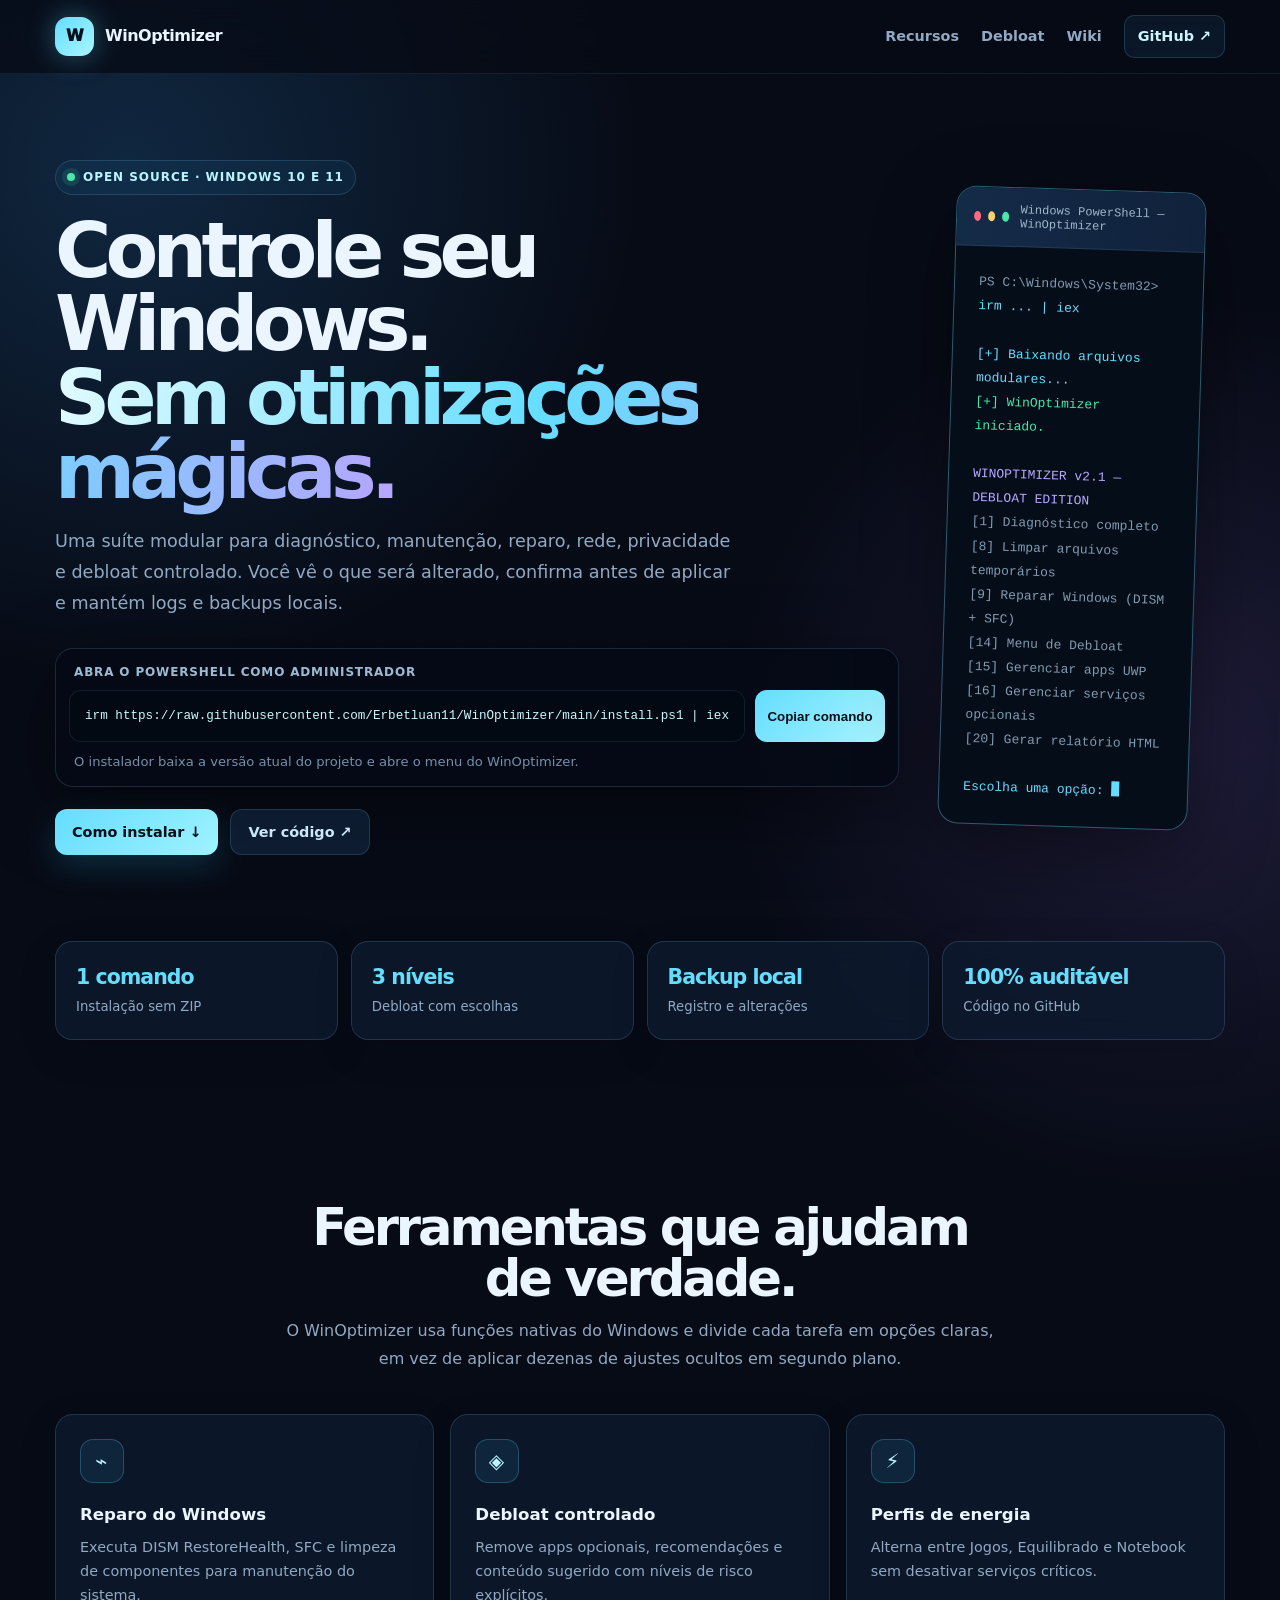
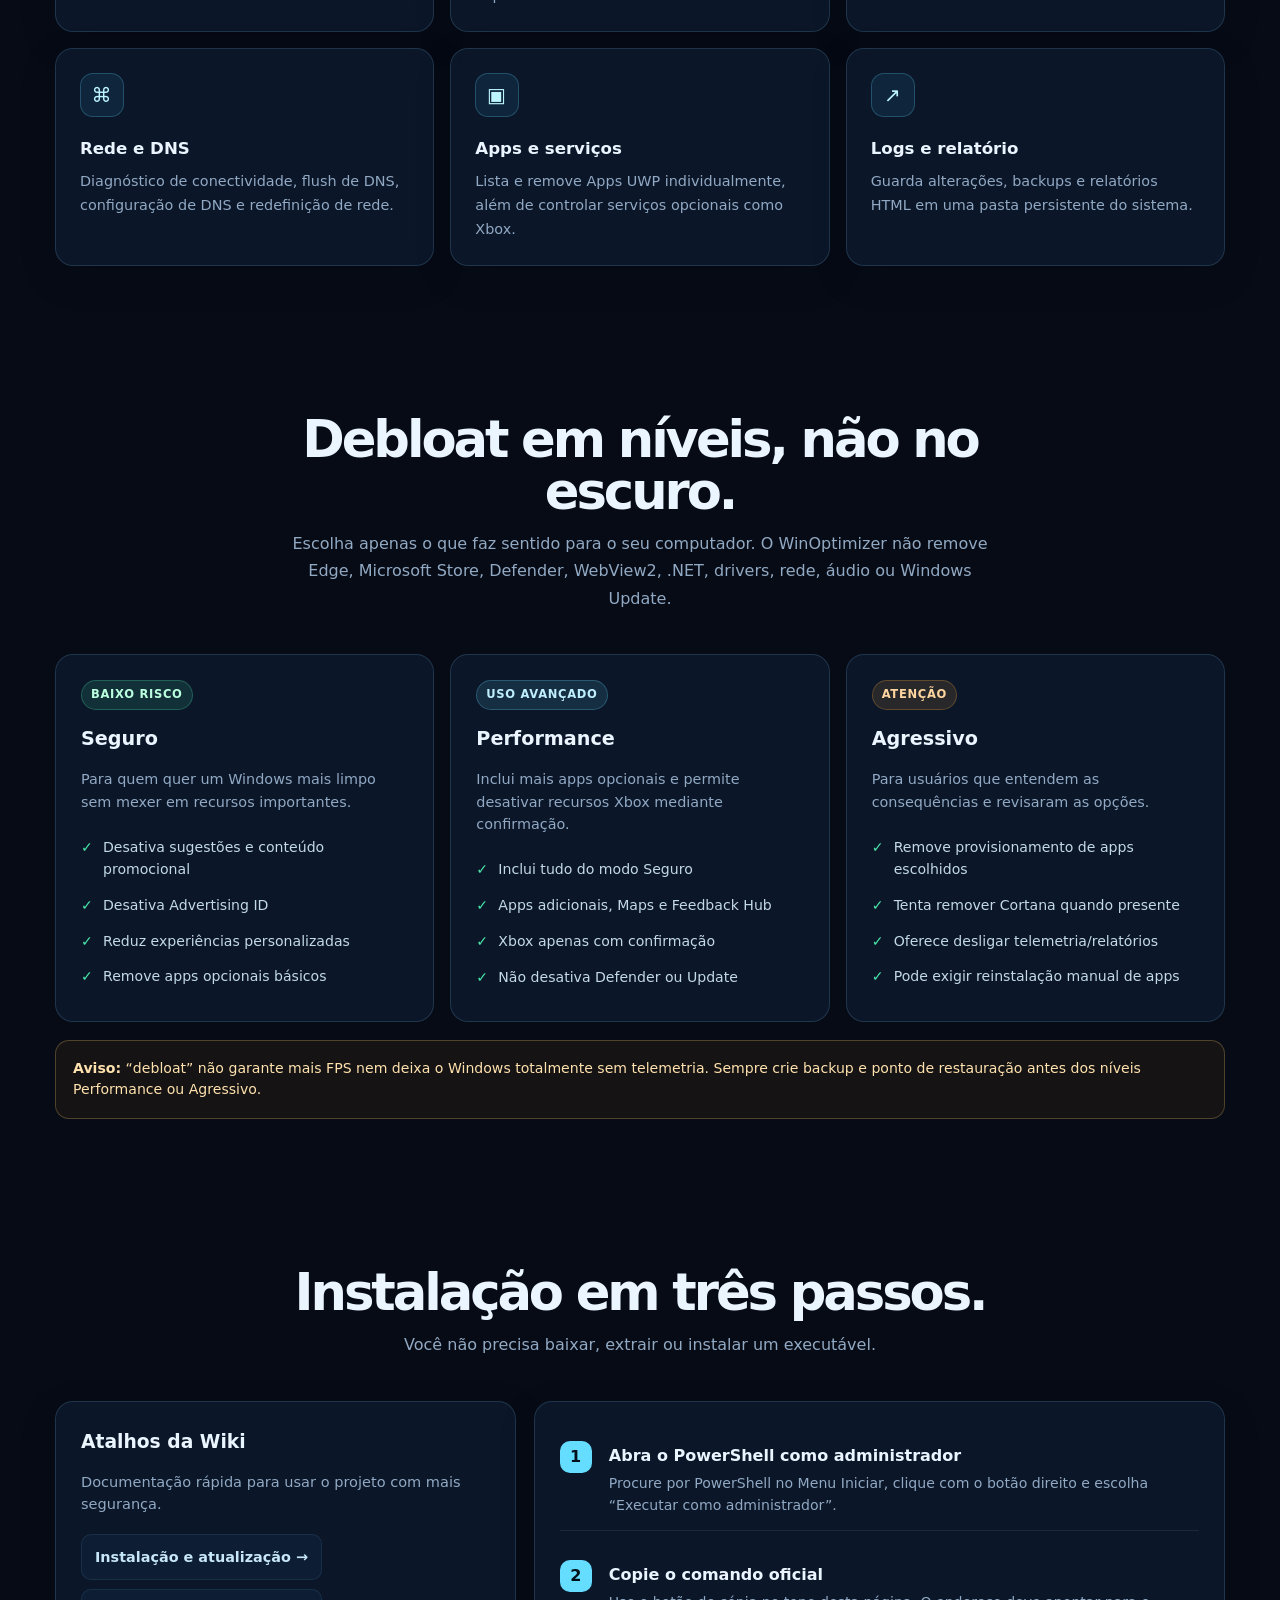
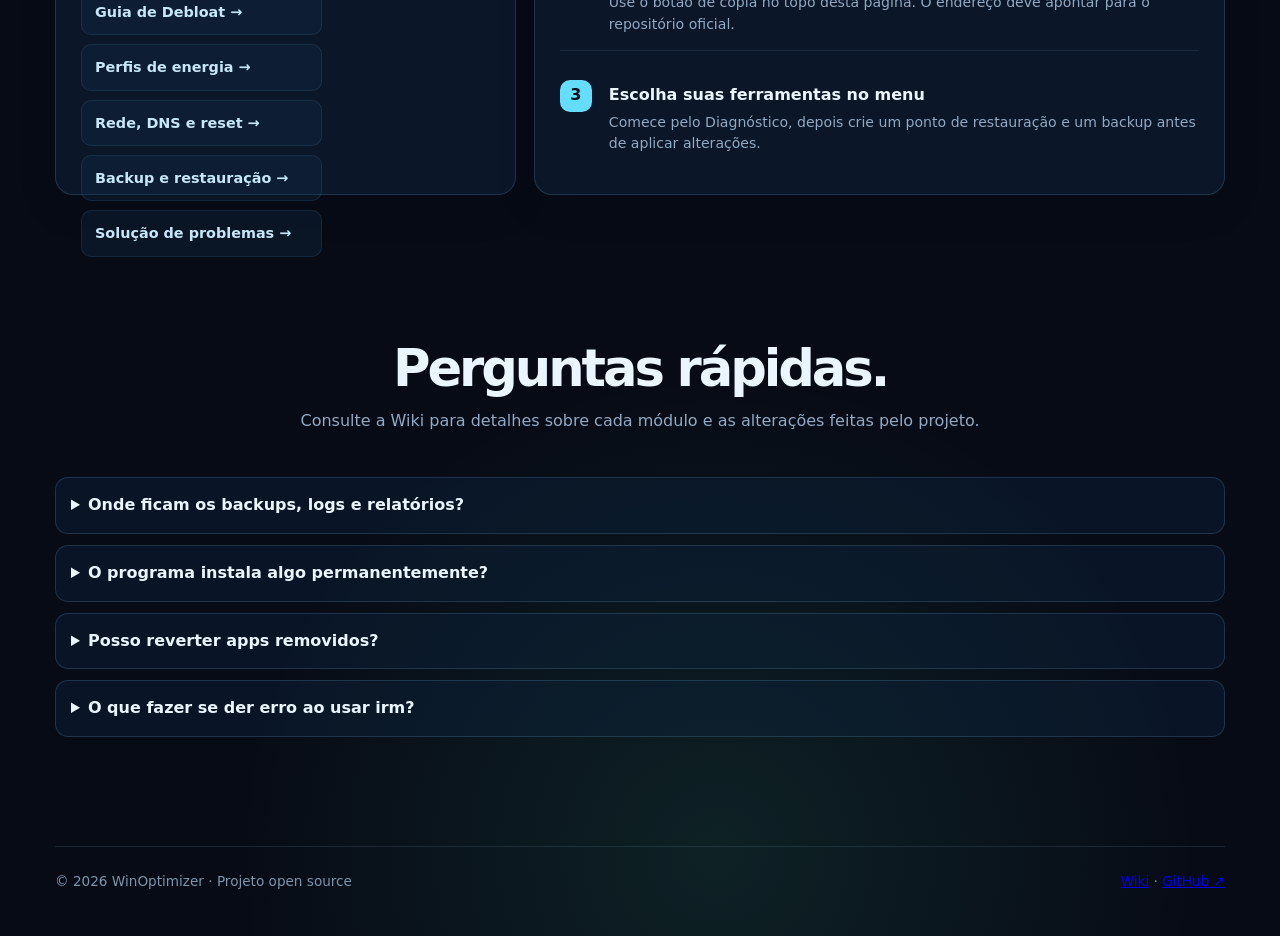
<file: index.html>
<!doctype html>
<html lang="pt-BR">
<head>
  <meta charset="utf-8">
  <meta name="viewport" content="width=device-width, initial-scale=1">
  <meta name="description" content="WinOptimizer: manutenção, reparo, rede, privacidade e debloat controlado para Windows 10 e 11.">
  <meta name="theme-color" content="#070b16">
  <title>WinOptimizer — Debloat Edition</title>
  <style>
    :root{--bg:#070b16;--bg2:#0a1223;--panel:rgba(14,27,48,.76);--panel2:#101f38;--line:rgba(139,211,255,.16);--text:#eaf5ff;--muted:#91a9c3;--cyan:#65ddff;--blue:#4e8dff;--purple:#a47bff;--green:#49e8aa;--yellow:#ffcd70;--red:#ff6880;--shadow:0 24px 80px rgba(0,0,0,.42);--r:20px}*{box-sizing:border-box}html{scroll-behavior:smooth}body{margin:0;color:var(--text);font-family:Inter,ui-sans-serif,system-ui,-apple-system,BlinkMacSystemFont,"Segoe UI",sans-serif;background:radial-gradient(circle at 10% 4%,rgba(56,166,255,.18),transparent 32rem),radial-gradient(circle at 92% 18%,rgba(164,123,255,.15),transparent 28rem),radial-gradient(circle at 56% 98%,rgba(73,232,170,.1),transparent 30rem),var(--bg);line-height:1.55}body:before{content:"";position:fixed;inset:0;pointer-events:none;z-index:-1;opacity:.22;background-image:linear-gradient(rgba(112,203,255,.04) 1px,transparent 1px),linear-gradient(90deg,rgba(112,203,255,.04) 1px,transparent 1px);background-size:38px 38px}.container{width:min(1170px,calc(100% - 32px));margin:auto}.nav-wrap{position:sticky;top:0;z-index:30;border-bottom:1px solid rgba(150,220,255,.09);background:rgba(7,11,22,.77);backdrop-filter:blur(16px)}nav{height:73px;display:flex;align-items:center;justify-content:space-between;gap:18px}.brand{display:flex;align-items:center;gap:11px;color:var(--text);font-weight:850;letter-spacing:-.03em;text-decoration:none}.brand-mark{display:grid;place-items:center;width:39px;height:39px;color:#031018;font-weight:950;border-radius:13px;background:linear-gradient(135deg,var(--cyan),#a9f6ff);box-shadow:0 0 28px rgba(101,221,255,.37)}.nav-links{display:flex;gap:22px;align-items:center}.nav-links a{color:var(--muted);font-size:.9rem;font-weight:700;text-decoration:none}.nav-links a:hover{color:var(--cyan)}.nav-github{padding:9px 13px!important;color:#ccf5ff!important;border:1px solid var(--line);border-radius:10px;background:rgba(31,69,107,.22)}.hero{display:grid;grid-template-columns:1.1fr .9fr;gap:48px;align-items:center;padding:86px 0 64px}.badge{display:inline-flex;align-items:center;gap:8px;padding:7px 11px;color:#bbf4ff;font-size:.75rem;font-weight:850;letter-spacing:.08em;text-transform:uppercase;border:1px solid var(--line);border-radius:999px;background:rgba(22,79,112,.21)}.dot{width:8px;height:8px;border-radius:50%;background:var(--green);box-shadow:0 0 0 5px rgba(73,232,170,.12)}h1{margin:19px 0 18px;max-width:760px;font-size:clamp(3rem,6vw,5.7rem);line-height:.96;letter-spacing:-.075em}.grad{color:transparent;background:linear-gradient(95deg,#e1fbff,var(--cyan),#b6a5ff);background-clip:text;-webkit-background-clip:text}.lead{max-width:680px;margin:0;color:var(--muted);font-size:1.1rem;line-height:1.75}.command-card{margin-top:29px;padding:13px;border:1px solid var(--line);border-radius:18px;background:rgba(4,10,21,.77);box-shadow:var(--shadow)}.label{display:block;padding:1px 5px 9px;color:#9cbbd2;font-size:.75rem;font-weight:800;letter-spacing:.07em;text-transform:uppercase}.command-row{display:flex;gap:10px}.command{flex:1;min-width:0;margin:0;padding:15px;overflow-x:auto;color:#c9f8ff;font-family:"Cascadia Code",Consolas,monospace;font-size:.79rem;white-space:nowrap;border:1px solid rgba(102,221,255,.1);border-radius:12px;background:#030913}.copy{min-width:130px;border:0;cursor:pointer;color:#021118;font-weight:900;border-radius:12px;background:linear-gradient(135deg,var(--cyan),#a7f4ff);transition:.2s}.copy:hover,.btn:hover{filter:brightness(1.08);transform:translateY(-2px)}.hint{margin:10px 5px 1px;color:#7591aa;font-size:.82rem}.actions{display:flex;flex-wrap:wrap;gap:12px;margin-top:22px}.btn{display:inline-flex;align-items:center;justify-content:center;gap:8px;min-height:46px;padding:0 17px;font-weight:850;font-size:.9rem;text-decoration:none;border-radius:12px;transition:.2s}.primary{color:#031019;background:linear-gradient(135deg,var(--cyan),#9ff3ff);box-shadow:0 12px 30px rgba(39,190,232,.18)}.secondary{color:#cbe8fa;border:1px solid var(--line);background:rgba(20,46,76,.5)}.terminal{overflow:hidden;border:1px solid rgba(101,221,255,.38);border-radius:var(--r);background:#050d19;box-shadow:var(--shadow);transform:rotate(1.8deg)}.terminal-top{display:flex;align-items:center;gap:7px;padding:15px 17px;border-bottom:1px solid rgba(155,219,255,.11);background:linear-gradient(90deg,#142b48,#10213b)}.t-dot{width:10px;height:10px;border-radius:50%;background:var(--red)}.t-dot:nth-child(2){background:var(--yellow)}.t-dot:nth-child(3){background:var(--green)}.t-title{margin-left:4px;color:#9eb7cb;font:12px "Cascadia Code",monospace}.terminal-body{min-height:360px;padding:24px;font:13px/1.85 "Cascadia Code",Consolas,monospace}.tc{color:var(--cyan)}.tg{color:var(--green)}.tp{color:#b9a9ff}.tm{color:#829bb1}.cursor{display:inline-block;width:8px;height:15px;vertical-align:-2px;background:var(--cyan);animation:blink 1s steps(1) infinite}@keyframes blink{50%{opacity:0}}.stats{display:grid;grid-template-columns:repeat(4,1fr);gap:13px;padding:22px 0 88px}.stat,.card,.panel{border:1px solid var(--line);background:var(--panel);backdrop-filter:blur(12px);box-shadow:0 12px 38px rgba(0,0,0,.14)}.stat{padding:20px;border-radius:17px}.stat b{display:block;color:var(--cyan);font-size:1.28rem;letter-spacing:-.045em}.stat span{color:var(--muted);font-size:.83rem}.section{padding:74px 0}.section-head{max-width:730px;margin:0 auto 42px;text-align:center}.section-head h2{margin:0 0 13px;font-size:clamp(2rem,4vw,3.25rem);line-height:1;letter-spacing:-.06em}.section-head p{margin:0;color:var(--muted);line-height:1.72}.grid{display:grid;grid-template-columns:repeat(3,1fr);gap:16px}.card{min-height:215px;padding:24px;border-radius:18px;transition:.22s}.card:hover{border-color:rgba(101,221,255,.5);background:rgba(19,42,70,.86);transform:translateY(-5px)}.icon{display:grid;place-items:center;width:44px;height:44px;margin-bottom:19px;color:#bdf5ff;font-size:1.25rem;border:1px solid rgba(101,221,255,.24);border-radius:13px;background:rgba(33,121,156,.16)}.card h3{margin:0 0 8px;font-size:1.04rem}.card p{margin:0;color:var(--muted);font-size:.9rem;line-height:1.65}.levels{display:grid;grid-template-columns:repeat(3,1fr);gap:16px}.level{padding:25px;border:1px solid var(--line);border-radius:18px;background:var(--panel)}.level h3{margin:0 0 10px;font-size:1.2rem}.level p{color:var(--muted);font-size:.9rem}.tag{display:inline-block;margin-bottom:14px;padding:5px 9px;font-size:.72rem;font-weight:850;letter-spacing:.06em;text-transform:uppercase;border-radius:999px}.safe{color:#baffdf;background:rgba(73,232,170,.12);border:1px solid rgba(73,232,170,.27)}.performance{color:#bfeeff;background:rgba(101,221,255,.12);border:1px solid rgba(101,221,255,.25)}.aggressive{color:#ffd5a0;background:rgba(255,170,61,.12);border:1px solid rgba(255,170,61,.26)}.list{padding:0;margin:17px 0 0;list-style:none}.list li{position:relative;padding:7px 0 7px 22px;color:#c3d9e9;font-size:.88rem}.list li:before{position:absolute;left:0;color:var(--green);content:"✓"}.warning{padding:17px;color:#ffe2ad;font-size:.88rem;border:1px solid rgba(255,205,112,.25);border-radius:14px;background:rgba(126,80,13,.12)}.wiki-layout{display:grid;grid-template-columns:.8fr 1.2fr;gap:18px}.panel{padding:25px;border-radius:18px}.panel h3{margin:0 0 11px}.panel p{color:var(--muted);font-size:.91rem}.wiki-nav{display:grid;gap:9px;margin-top:18px}.wiki-nav a{padding:11px 13px;color:#c7e7f9;font-size:.9rem;font-weight:700;text-decoration:none;border:1px solid rgba(125,204,255,.1);border-radius:10px;background:rgba(20,51,80,.28)}.wiki-nav a:hover{border-color:rgba(101,221,255,.37);color:var(--cyan)}.steps{display:grid;gap:15px}.step{display:grid;grid-template-columns:36px 1fr;gap:13px;padding:14px 0;border-bottom:1px solid rgba(151,215,255,.1)}.step:last-child{border:0}.num{display:grid;place-items:center;width:32px;height:32px;color:#021019;font-weight:900;border-radius:10px;background:var(--cyan)}.step h4{margin:3px 0 4px}.step p{margin:0;color:var(--muted);font-size:.88rem}.faq{display:grid;gap:11px}.faq details{border:1px solid var(--line);border-radius:13px;background:rgba(15,36,60,.46)}.faq summary{padding:15px;cursor:pointer;font-weight:780}.faq p{padding:0 15px 15px;margin:0;color:var(--muted);font-size:.9rem}.footer{padding:35px 0 44px;color:#7d94aa;font-size:.85rem}.footer-inner{display:flex;justify-content:space-between;gap:15px;padding-top:24px;border-top:1px solid rgba(156,218,255,.12)}.toast{position:fixed;right:20px;bottom:20px;z-index:50;padding:13px 16px;color:#ddfaff;font-weight:800;border:1px solid rgba(101,221,255,.3);border-radius:12px;background:rgba(4,16,29,.94);box-shadow:var(--shadow);opacity:0;transform:translateY(120px);transition:.25s}.toast.show{opacity:1;transform:translateY(0)}@media(max-width:900px){.hero,.wiki-layout{grid-template-columns:1fr}.terminal{max-width:560px;margin:auto;transform:none}.stats{grid-template-columns:repeat(2,1fr)}.grid,.levels{grid-template-columns:repeat(2,1fr)}}@media(max-width:610px){.nav-links{display:none}.hero{padding:57px 0 45px;gap:31px}.command-row{flex-direction:column}.copy{min-height:47px}.grid,.levels,.stats{grid-template-columns:1fr}.section{padding:53px 0}.terminal-body{min-height:315px;padding:19px;font-size:11px}.footer-inner{flex-direction:column}}
  </style>
</head>
<body>
  <div class="nav-wrap"><nav class="container"><a class="brand" href="#inicio"><span class="brand-mark">W</span><span>WinOptimizer</span></a><div class="nav-links"><a href="#recursos">Recursos</a><a href="#debloat">Debloat</a><a href="#wiki">Wiki</a><a class="nav-github" href="https://github.com/Erbetluan11/WinOptimizer" target="_blank" rel="noopener">GitHub ↗</a></div></nav></div>
  <main>
    <section class="container hero" id="inicio"><div><span class="badge"><span class="dot"></span> Open source · Windows 10 e 11</span><h1>Controle seu Windows.<br><span class="grad">Sem otimizações mágicas.</span></h1><p class="lead">Uma suíte modular para diagnóstico, manutenção, reparo, rede, privacidade e debloat controlado. Você vê o que será alterado, confirma antes de aplicar e mantém logs e backups locais.</p><div class="command-card"><span class="label">Abra o PowerShell como Administrador</span><div class="command-row"><pre class="command" id="command">irm https://raw.githubusercontent.com/Erbetluan11/WinOptimizer/main/install.ps1 | iex</pre><button class="copy" id="copy" type="button">Copiar comando</button></div><p class="hint">O instalador baixa a versão atual do projeto e abre o menu do WinOptimizer.</p></div><div class="actions"><a class="btn primary" href="#instalar">Como instalar ↓</a><a class="btn secondary" href="https://github.com/Erbetluan11/WinOptimizer" target="_blank" rel="noopener">Ver código ↗</a></div></div><div class="terminal"><div class="terminal-top"><i class="t-dot"></i><i class="t-dot"></i><i class="t-dot"></i><span class="t-title">Windows PowerShell — WinOptimizer</span></div><div class="terminal-body"><div class="tm">PS C:\Windows\System32&gt; <span class="tc">irm ... | iex</span></div><br><div class="tc">[+] Baixando arquivos modulares...</div><div class="tg">[+] WinOptimizer iniciado.</div><br><div class="tp">WINOPTIMIZER v2.1 — DEBLOAT EDITION</div><div class="tm">[1] Diagnóstico completo</div><div class="tm">[8] Limpar arquivos temporários</div><div class="tm">[9] Reparar Windows (DISM + SFC)</div><div class="tm">[14] Menu de Debloat</div><div class="tm">[15] Gerenciar apps UWP</div><div class="tm">[16] Gerenciar serviços opcionais</div><div class="tm">[20] Gerar relatório HTML</div><br><div class="tc">Escolha uma opção: <span class="cursor"></span></div></div></div></section>
    <section class="container stats"><div class="stat"><b>1 comando</b><span>Instalação sem ZIP</span></div><div class="stat"><b>3 níveis</b><span>Debloat com escolhas</span></div><div class="stat"><b>Backup local</b><span>Registro e alterações</span></div><div class="stat"><b>100% auditável</b><span>Código no GitHub</span></div></section>
    <section class="container section" id="recursos"><div class="section-head"><h2>Ferramentas que ajudam de verdade.</h2><p>O WinOptimizer usa funções nativas do Windows e divide cada tarefa em opções claras, em vez de aplicar dezenas de ajustes ocultos em segundo plano.</p></div><div class="grid"><article class="card"><div class="icon">⌁</div><h3>Reparo do Windows</h3><p>Executa DISM RestoreHealth, SFC e limpeza de componentes para manutenção do sistema.</p></article><article class="card"><div class="icon">◈</div><h3>Debloat controlado</h3><p>Remove apps opcionais, recomendações e conteúdo sugerido com níveis de risco explícitos.</p></article><article class="card"><div class="icon">⚡</div><h3>Perfis de energia</h3><p>Alterna entre Jogos, Equilibrado e Notebook sem desativar serviços críticos.</p></article><article class="card"><div class="icon">⌘</div><h3>Rede e DNS</h3><p>Diagnóstico de conectividade, flush de DNS, configuração de DNS e redefinição de rede.</p></article><article class="card"><div class="icon">▣</div><h3>Apps e serviços</h3><p>Lista e remove Apps UWP individualmente, além de controlar serviços opcionais como Xbox.</p></article><article class="card"><div class="icon">↗</div><h3>Logs e relatório</h3><p>Guarda alterações, backups e relatórios HTML em uma pasta persistente do sistema.</p></article></div></section>
    <section class="container section" id="debloat"><div class="section-head"><h2>Debloat em níveis, não no escuro.</h2><p>Escolha apenas o que faz sentido para o seu computador. O WinOptimizer não remove Edge, Microsoft Store, Defender, WebView2, .NET, drivers, rede, áudio ou Windows Update.</p></div><div class="levels"><article class="level"><span class="tag safe">Baixo risco</span><h3>Seguro</h3><p>Para quem quer um Windows mais limpo sem mexer em recursos importantes.</p><ul class="list"><li>Desativa sugestões e conteúdo promocional</li><li>Desativa Advertising ID</li><li>Reduz experiências personalizadas</li><li>Remove apps opcionais básicos</li></ul></article><article class="level"><span class="tag performance">Uso avançado</span><h3>Performance</h3><p>Inclui mais apps opcionais e permite desativar recursos Xbox mediante confirmação.</p><ul class="list"><li>Inclui tudo do modo Seguro</li><li>Apps adicionais, Maps e Feedback Hub</li><li>Xbox apenas com confirmação</li><li>Não desativa Defender ou Update</li></ul></article><article class="level"><span class="tag aggressive">Atenção</span><h3>Agressivo</h3><p>Para usuários que entendem as consequências e revisaram as opções.</p><ul class="list"><li>Remove provisionamento de apps escolhidos</li><li>Tenta remover Cortana quando presente</li><li>Oferece desligar telemetria/relatórios</li><li>Pode exigir reinstalação manual de apps</li></ul></article></div><div class="warning" style="margin-top:18px"><strong>Aviso:</strong> “debloat” não garante mais FPS nem deixa o Windows totalmente sem telemetria. Sempre crie backup e ponto de restauração antes dos níveis Performance ou Agressivo.</div></section>
    <section class="container section" id="instalar"><div class="section-head"><h2>Instalação em três passos.</h2><p>Você não precisa baixar, extrair ou instalar um executável.</p></div><div class="wiki-layout"><div class="panel"><h3>Atalhos da Wiki</h3><p>Documentação rápida para usar o projeto com mais segurança.</p><nav class="wiki-nav"><a href="wiki/instalacao.html">Instalação e atualização →</a><a href="wiki/debloat.html">Guia de Debloat →</a><a href="wiki/perfis.html">Perfis de energia →</a><a href="wiki/rede.html">Rede, DNS e reset →</a><a href="wiki/restauracao.html">Backup e restauração →</a><a href="wiki/solucao-de-problemas.html">Solução de problemas →</a></nav></div><div class="panel"><div class="steps"><div class="step"><span class="num">1</span><div><h4>Abra o PowerShell como administrador</h4><p>Procure por PowerShell no Menu Iniciar, clique com o botão direito e escolha “Executar como administrador”.</p></div></div><div class="step"><span class="num">2</span><div><h4>Copie o comando oficial</h4><p>Use o botão de cópia no topo desta página. O endereço deve apontar para o repositório oficial.</p></div></div><div class="step"><span class="num">3</span><div><h4>Escolha suas ferramentas no menu</h4><p>Comece pelo Diagnóstico, depois crie um ponto de restauração e um backup antes de aplicar alterações.</p></div></div></div></div></div></section>
    <section class="container section" id="wiki"><div class="section-head"><h2>Perguntas rápidas.</h2><p>Consulte a Wiki para detalhes sobre cada módulo e as alterações feitas pelo projeto.</p></div><div class="faq"><details><summary>Onde ficam os backups, logs e relatórios?</summary><p>O WinOptimizer usa a pasta <code>C:\ProgramData\WinOptimizer\</code>. Lá ficam o log, o histórico de alterações, as pastas de backup e os relatórios HTML gerados.</p></details><details><summary>O programa instala algo permanentemente?</summary><p>O menu é baixado para uma pasta temporária. O que permanece são apenas logs, backups e relatórios em ProgramData; alterações escolhidas pelo usuário são aplicadas ao Windows e podem exigir reinicialização.</p></details><details><summary>Posso reverter apps removidos?</summary><p>Os ajustes de Registro podem ser restaurados pelo menu. Apps UWP removidos geralmente precisam ser reinstalados pela Microsoft Store ou pelo winget; por isso a remoção exige confirmação.</p></details><details><summary>O que fazer se der erro ao usar irm?</summary><p>Confira se o repositório é público, se todos os arquivos e pastas estão na branch main e se você abriu o PowerShell como administrador. Veja a página de solução de problemas na Wiki.</p></details></div></section>
  </main><footer class="container footer"><div class="footer-inner"><span>© <span id="year"></span> WinOptimizer · Projeto open source</span><span><a href="wiki/instalacao.html">Wiki</a> · <a href="https://github.com/Erbetluan11/WinOptimizer" target="_blank" rel="noopener">GitHub ↗</a></span></div></footer><div class="toast" id="toast">Comando copiado.</div><script>const command='irm https://raw.githubusercontent.com/Erbetluan11/WinOptimizer/main/install.ps1 | iex',btn=document.getElementById('copy'),toast=document.getElementById('toast');document.getElementById('year').textContent=new Date().getFullYear();btn.addEventListener('click',async()=>{try{await navigator.clipboard.writeText(command);btn.textContent='Copiado ✓';toast.classList.add('show');setTimeout(()=>{btn.textContent='Copiar comando';toast.classList.remove('show')},2200)}catch(e){prompt('Copie o comando:',command)}})</script></body>
</html>
</file>
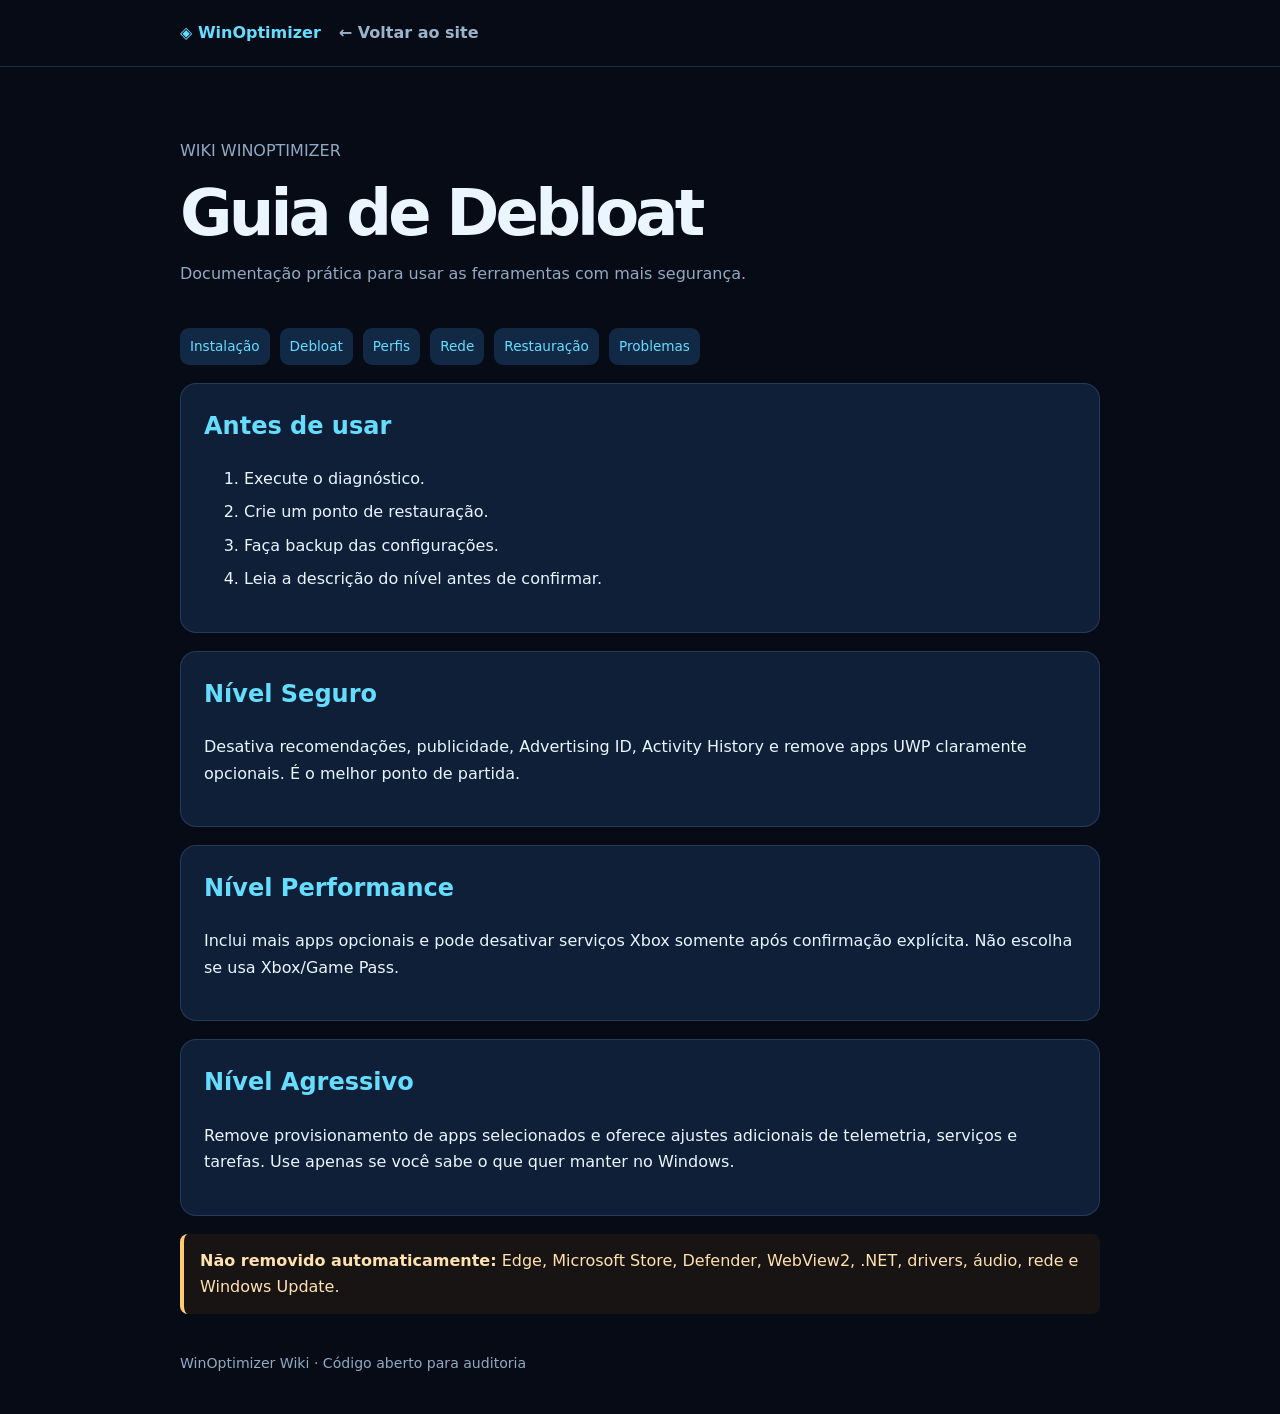
<file: wiki/debloat.html>
<!doctype html><html lang="pt-BR"><head><meta charset="utf-8"><meta name="viewport" content="width=device-width,initial-scale=1"><meta name="theme-color" content="#070b16"><title>Guia de Debloat — Wiki WinOptimizer</title><link rel="stylesheet" href="style.css"></head><body><nav class="nav"><div class="wrap"><a href="../index.html">◈ WinOptimizer</a><a class="back" href="../index.html#wiki">← Voltar ao site</a></div></nav><main class="wrap"><section class="hero"><p class="muted">WIKI WINOPTIMIZER</p><h1>Guia de Debloat</h1><p class="muted">Documentação prática para usar as ferramentas com mais segurança.</p></section><div class="toc"><a href="instalacao.html">Instalação</a><a href="debloat.html">Debloat</a><a href="perfis.html">Perfis</a><a href="rede.html">Rede</a><a href="restauracao.html">Restauração</a><a href="solucao-de-problemas.html">Problemas</a></div><div class="card"><h2>Antes de usar</h2><ol><li>Execute o diagnóstico.</li><li>Crie um ponto de restauração.</li><li>Faça backup das configurações.</li><li>Leia a descrição do nível antes de confirmar.</li></ol></div><div class="card"><h2>Nível Seguro</h2><p>Desativa recomendações, publicidade, Advertising ID, Activity History e remove apps UWP claramente opcionais. É o melhor ponto de partida.</p></div><div class="card"><h2>Nível Performance</h2><p>Inclui mais apps opcionais e pode desativar serviços Xbox somente após confirmação explícita. Não escolha se usa Xbox/Game Pass.</p></div><div class="card"><h2>Nível Agressivo</h2><p>Remove provisionamento de apps selecionados e oferece ajustes adicionais de telemetria, serviços e tarefas. Use apenas se você sabe o que quer manter no Windows.</p></div><div class="notice"><strong>Não removido automaticamente:</strong> Edge, Microsoft Store, Defender, WebView2, .NET, drivers, áudio, rede e Windows Update.</div></main><footer class="wrap footer">WinOptimizer Wiki · Código aberto para auditoria</footer></body></html>
</file>
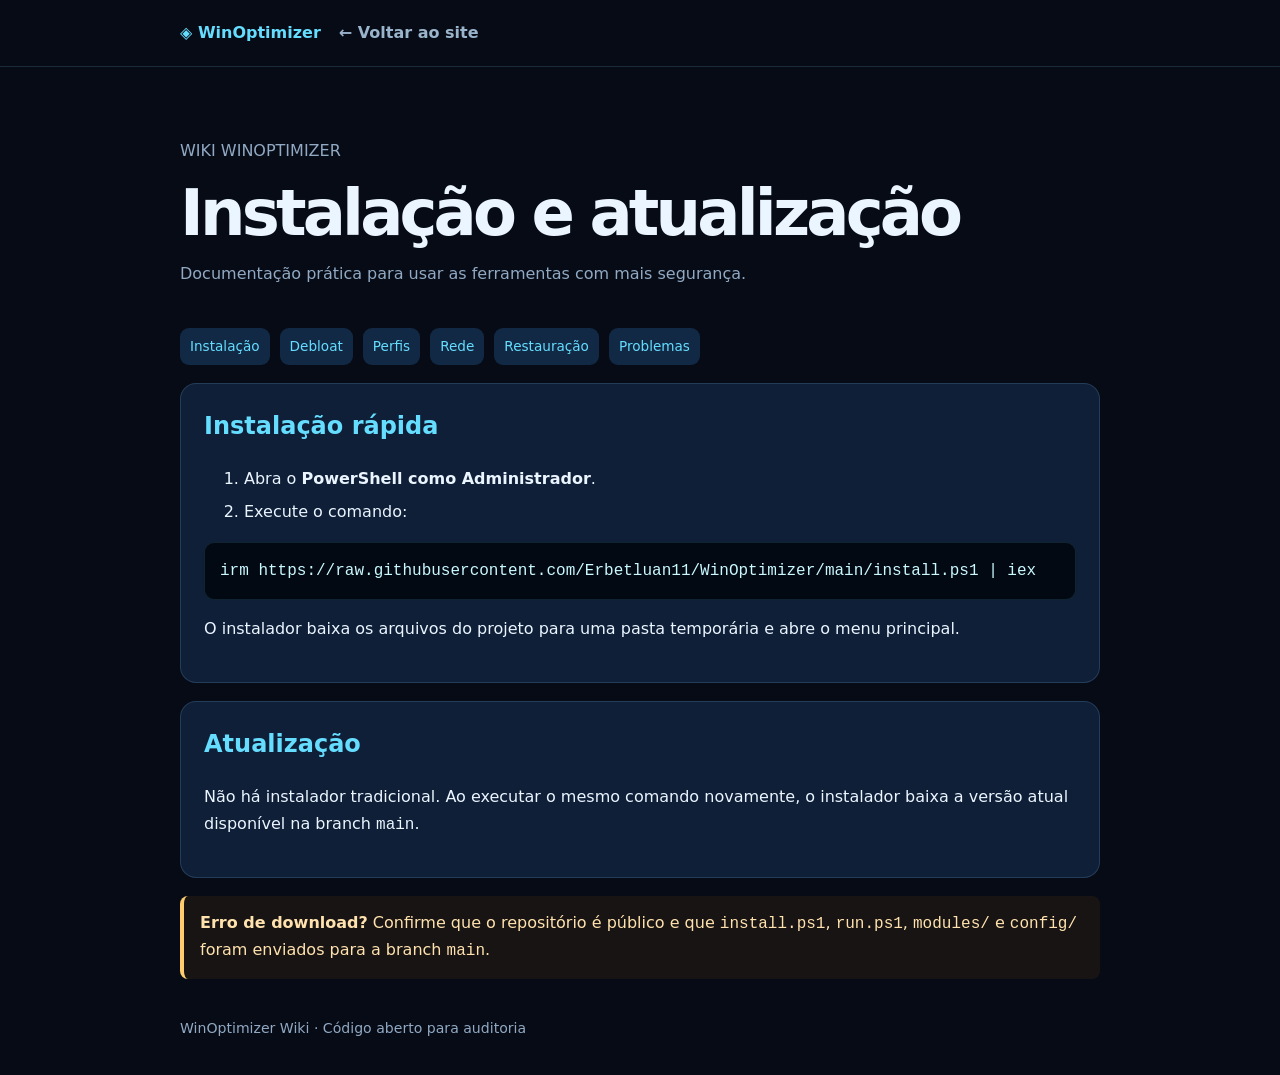
<file: wiki/instalacao.html>
<!doctype html><html lang="pt-BR"><head><meta charset="utf-8"><meta name="viewport" content="width=device-width,initial-scale=1"><meta name="theme-color" content="#070b16"><title>Instalação e atualização — Wiki WinOptimizer</title><link rel="stylesheet" href="style.css"></head><body><nav class="nav"><div class="wrap"><a href="../index.html">◈ WinOptimizer</a><a class="back" href="../index.html#wiki">← Voltar ao site</a></div></nav><main class="wrap"><section class="hero"><p class="muted">WIKI WINOPTIMIZER</p><h1>Instalação e atualização</h1><p class="muted">Documentação prática para usar as ferramentas com mais segurança.</p></section><div class="toc"><a href="instalacao.html">Instalação</a><a href="debloat.html">Debloat</a><a href="perfis.html">Perfis</a><a href="rede.html">Rede</a><a href="restauracao.html">Restauração</a><a href="solucao-de-problemas.html">Problemas</a></div><div class="card"><h2>Instalação rápida</h2><ol><li>Abra o <strong>PowerShell como Administrador</strong>.</li><li>Execute o comando:</li></ol><pre><code>irm https://raw.githubusercontent.com/Erbetluan11/WinOptimizer/main/install.ps1 | iex</code></pre><p>O instalador baixa os arquivos do projeto para uma pasta temporária e abre o menu principal.</p></div><div class="card"><h2>Atualização</h2><p>Não há instalador tradicional. Ao executar o mesmo comando novamente, o instalador baixa a versão atual disponível na branch <code>main</code>.</p></div><div class="notice"><strong>Erro de download?</strong> Confirme que o repositório é público e que <code>install.ps1</code>, <code>run.ps1</code>, <code>modules/</code> e <code>config/</code> foram enviados para a branch <code>main</code>.</div></main><footer class="wrap footer">WinOptimizer Wiki · Código aberto para auditoria</footer></body></html>
</file>
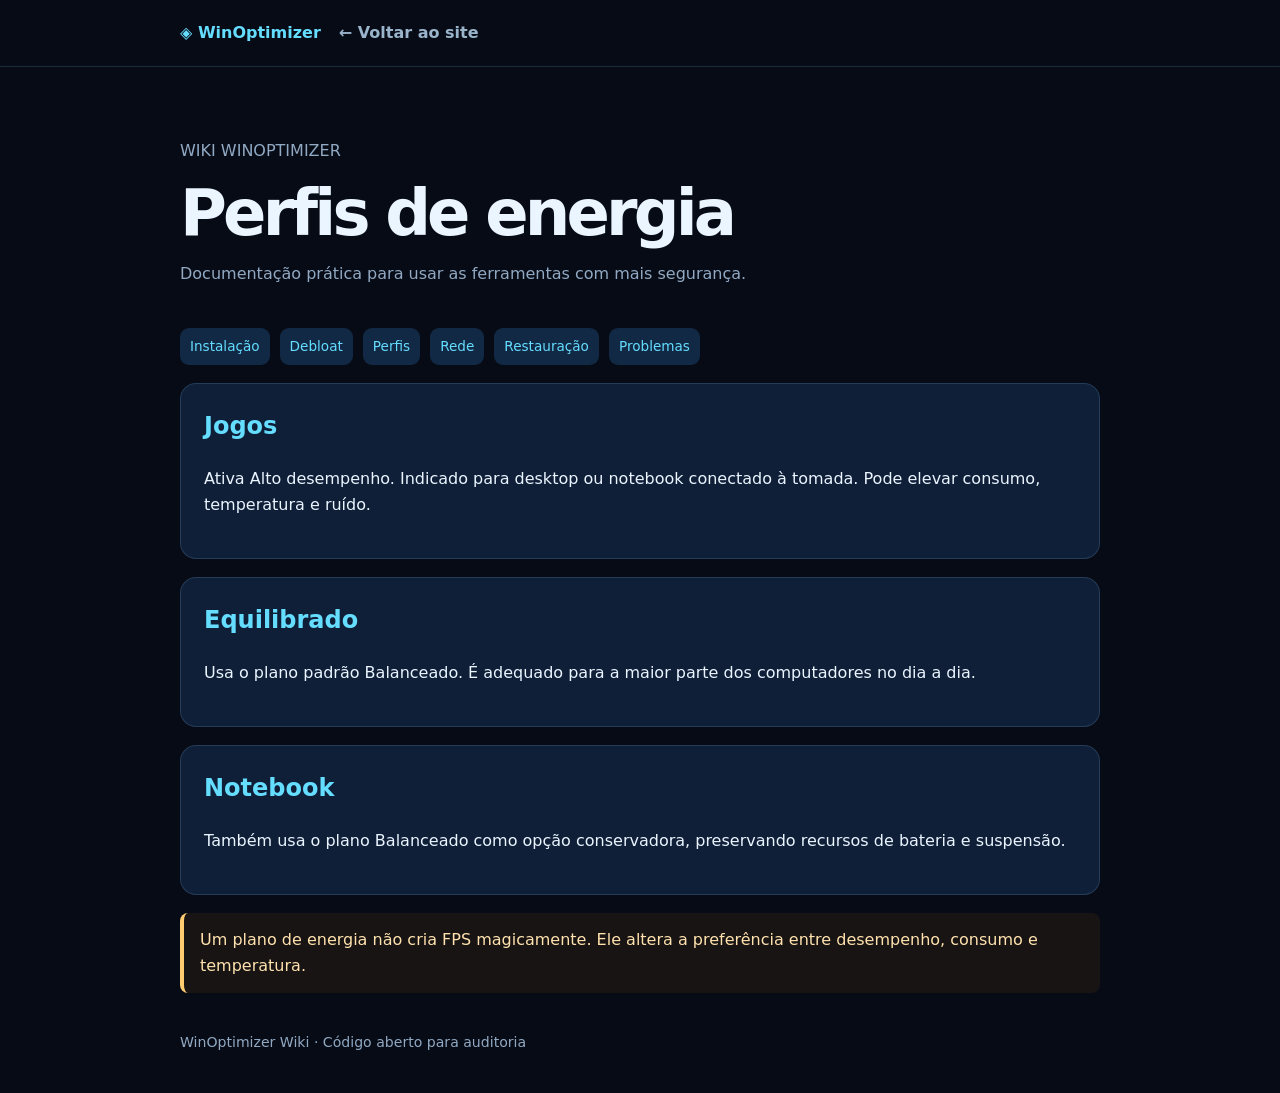
<file: wiki/perfis.html>
<!doctype html><html lang="pt-BR"><head><meta charset="utf-8"><meta name="viewport" content="width=device-width,initial-scale=1"><meta name="theme-color" content="#070b16"><title>Perfis de energia — Wiki WinOptimizer</title><link rel="stylesheet" href="style.css"></head><body><nav class="nav"><div class="wrap"><a href="../index.html">◈ WinOptimizer</a><a class="back" href="../index.html#wiki">← Voltar ao site</a></div></nav><main class="wrap"><section class="hero"><p class="muted">WIKI WINOPTIMIZER</p><h1>Perfis de energia</h1><p class="muted">Documentação prática para usar as ferramentas com mais segurança.</p></section><div class="toc"><a href="instalacao.html">Instalação</a><a href="debloat.html">Debloat</a><a href="perfis.html">Perfis</a><a href="rede.html">Rede</a><a href="restauracao.html">Restauração</a><a href="solucao-de-problemas.html">Problemas</a></div><div class="card"><h2>Jogos</h2><p>Ativa Alto desempenho. Indicado para desktop ou notebook conectado à tomada. Pode elevar consumo, temperatura e ruído.</p></div><div class="card"><h2>Equilibrado</h2><p>Usa o plano padrão Balanceado. É adequado para a maior parte dos computadores no dia a dia.</p></div><div class="card"><h2>Notebook</h2><p>Também usa o plano Balanceado como opção conservadora, preservando recursos de bateria e suspensão.</p></div><div class="notice">Um plano de energia não cria FPS magicamente. Ele altera a preferência entre desempenho, consumo e temperatura.</div></main><footer class="wrap footer">WinOptimizer Wiki · Código aberto para auditoria</footer></body></html>
</file>
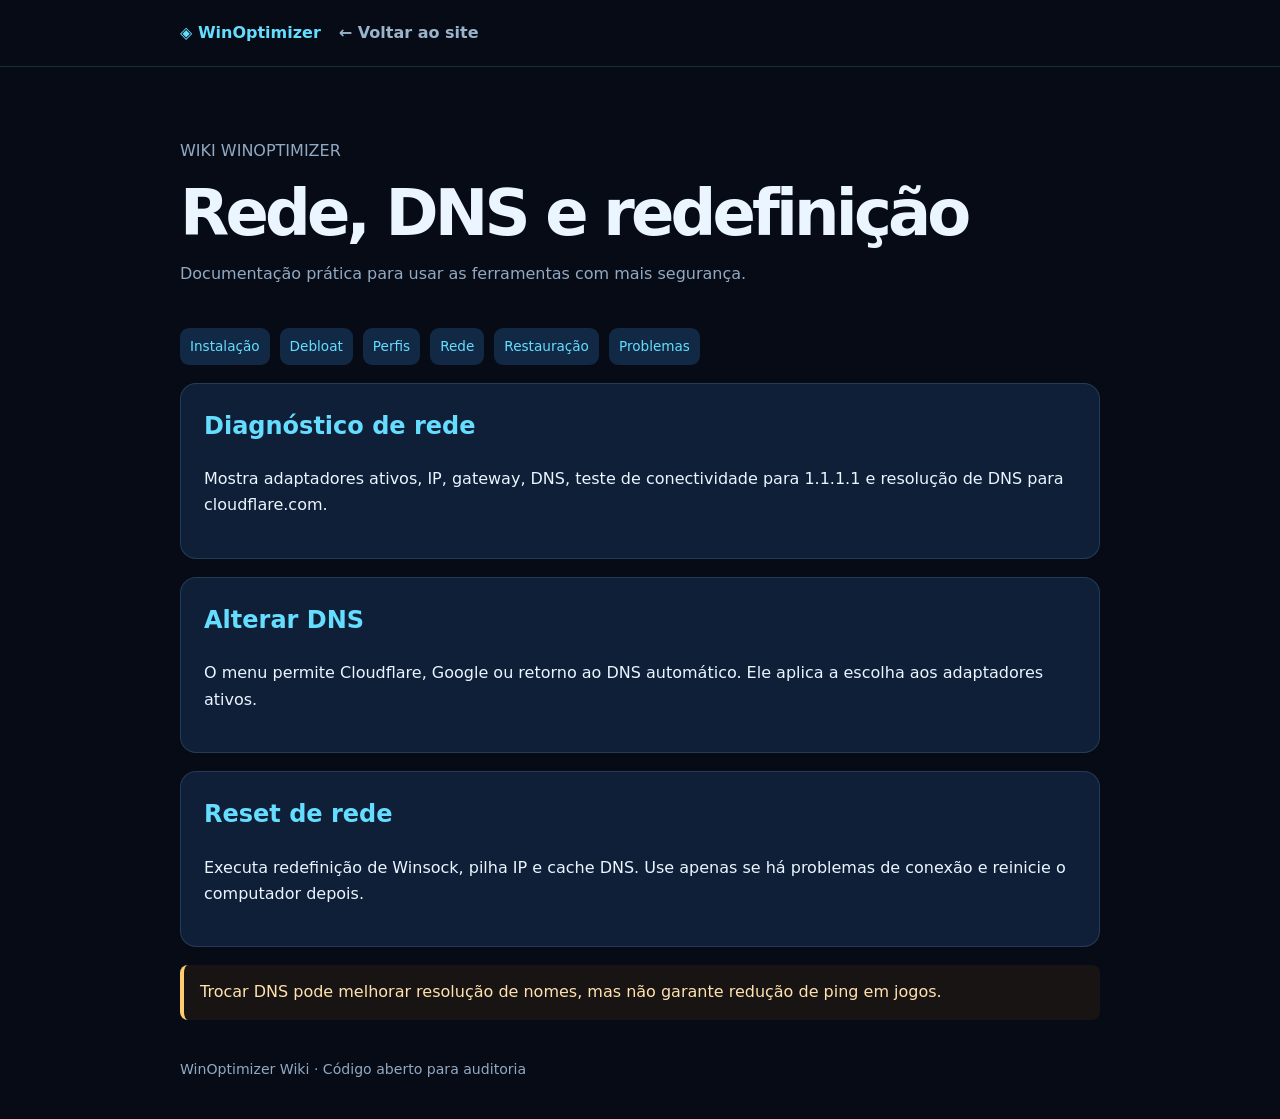
<file: wiki/rede.html>
<!doctype html><html lang="pt-BR"><head><meta charset="utf-8"><meta name="viewport" content="width=device-width,initial-scale=1"><meta name="theme-color" content="#070b16"><title>Rede, DNS e redefinição — Wiki WinOptimizer</title><link rel="stylesheet" href="style.css"></head><body><nav class="nav"><div class="wrap"><a href="../index.html">◈ WinOptimizer</a><a class="back" href="../index.html#wiki">← Voltar ao site</a></div></nav><main class="wrap"><section class="hero"><p class="muted">WIKI WINOPTIMIZER</p><h1>Rede, DNS e redefinição</h1><p class="muted">Documentação prática para usar as ferramentas com mais segurança.</p></section><div class="toc"><a href="instalacao.html">Instalação</a><a href="debloat.html">Debloat</a><a href="perfis.html">Perfis</a><a href="rede.html">Rede</a><a href="restauracao.html">Restauração</a><a href="solucao-de-problemas.html">Problemas</a></div><div class="card"><h2>Diagnóstico de rede</h2><p>Mostra adaptadores ativos, IP, gateway, DNS, teste de conectividade para 1.1.1.1 e resolução de DNS para cloudflare.com.</p></div><div class="card"><h2>Alterar DNS</h2><p>O menu permite Cloudflare, Google ou retorno ao DNS automático. Ele aplica a escolha aos adaptadores ativos.</p></div><div class="card"><h2>Reset de rede</h2><p>Executa redefinição de Winsock, pilha IP e cache DNS. Use apenas se há problemas de conexão e reinicie o computador depois.</p></div><div class="notice">Trocar DNS pode melhorar resolução de nomes, mas não garante redução de ping em jogos.</div></main><footer class="wrap footer">WinOptimizer Wiki · Código aberto para auditoria</footer></body></html>
</file>
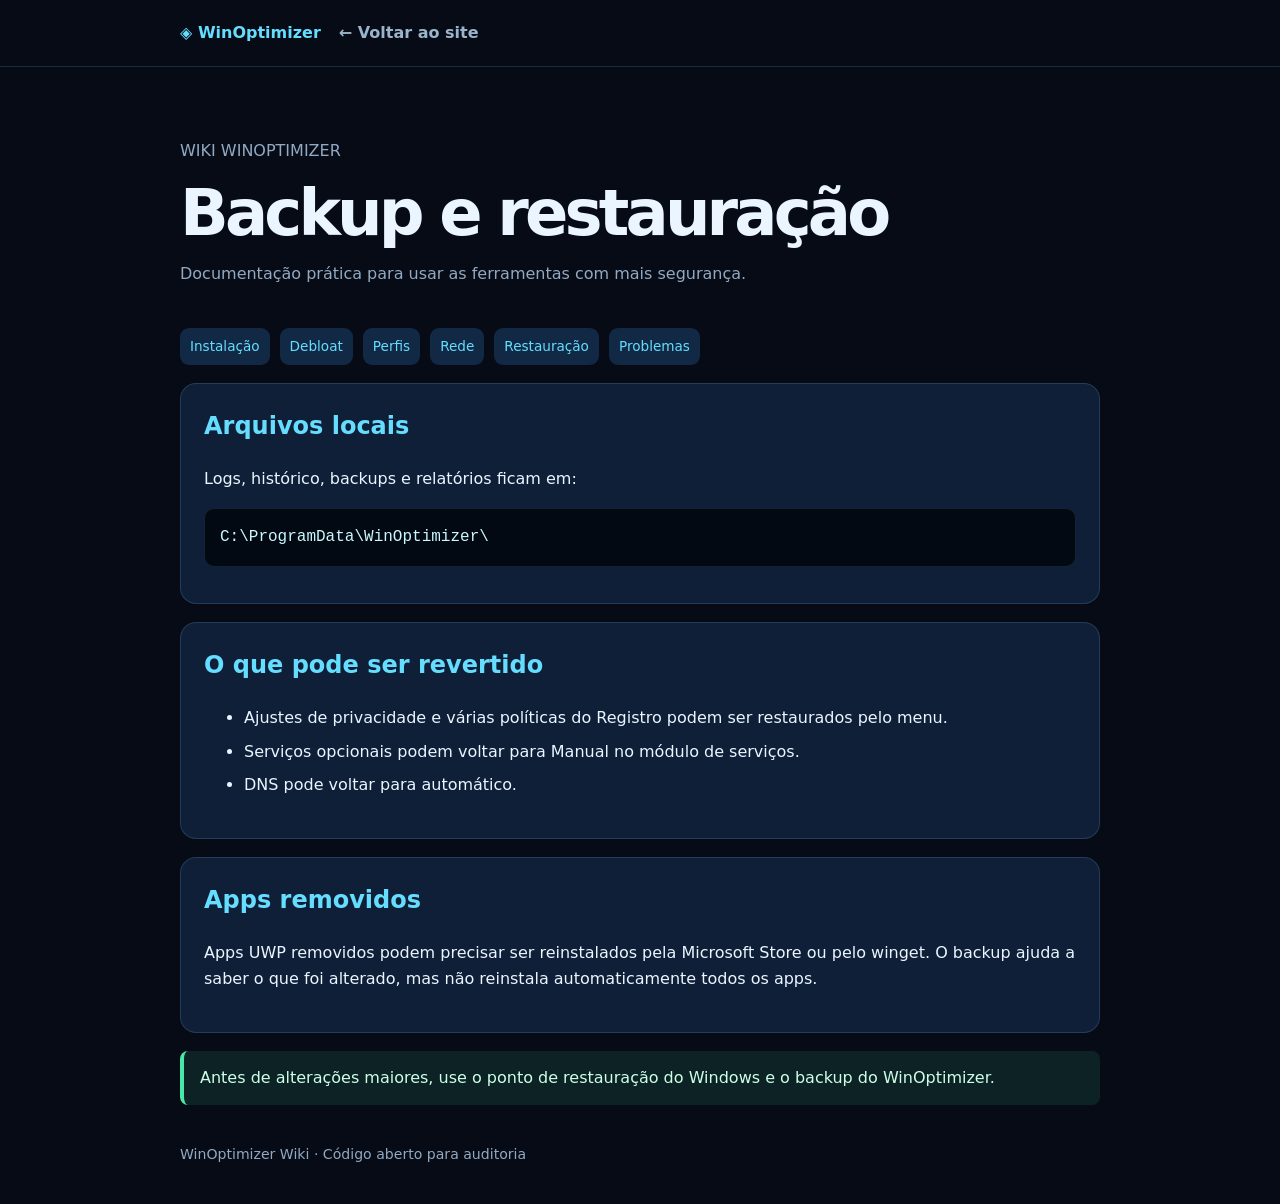
<file: wiki/restauracao.html>
<!doctype html><html lang="pt-BR"><head><meta charset="utf-8"><meta name="viewport" content="width=device-width,initial-scale=1"><meta name="theme-color" content="#070b16"><title>Backup e restauração — Wiki WinOptimizer</title><link rel="stylesheet" href="style.css"></head><body><nav class="nav"><div class="wrap"><a href="../index.html">◈ WinOptimizer</a><a class="back" href="../index.html#wiki">← Voltar ao site</a></div></nav><main class="wrap"><section class="hero"><p class="muted">WIKI WINOPTIMIZER</p><h1>Backup e restauração</h1><p class="muted">Documentação prática para usar as ferramentas com mais segurança.</p></section><div class="toc"><a href="instalacao.html">Instalação</a><a href="debloat.html">Debloat</a><a href="perfis.html">Perfis</a><a href="rede.html">Rede</a><a href="restauracao.html">Restauração</a><a href="solucao-de-problemas.html">Problemas</a></div><div class="card"><h2>Arquivos locais</h2><p>Logs, histórico, backups e relatórios ficam em:</p><pre><code>C:\ProgramData\WinOptimizer\</code></pre></div><div class="card"><h2>O que pode ser revertido</h2><ul><li>Ajustes de privacidade e várias políticas do Registro podem ser restaurados pelo menu.</li><li>Serviços opcionais podem voltar para Manual no módulo de serviços.</li><li>DNS pode voltar para automático.</li></ul></div><div class="card"><h2>Apps removidos</h2><p>Apps UWP removidos podem precisar ser reinstalados pela Microsoft Store ou pelo winget. O backup ajuda a saber o que foi alterado, mas não reinstala automaticamente todos os apps.</p></div><div class="ok">Antes de alterações maiores, use o ponto de restauração do Windows e o backup do WinOptimizer.</div></main><footer class="wrap footer">WinOptimizer Wiki · Código aberto para auditoria</footer></body></html>
</file>
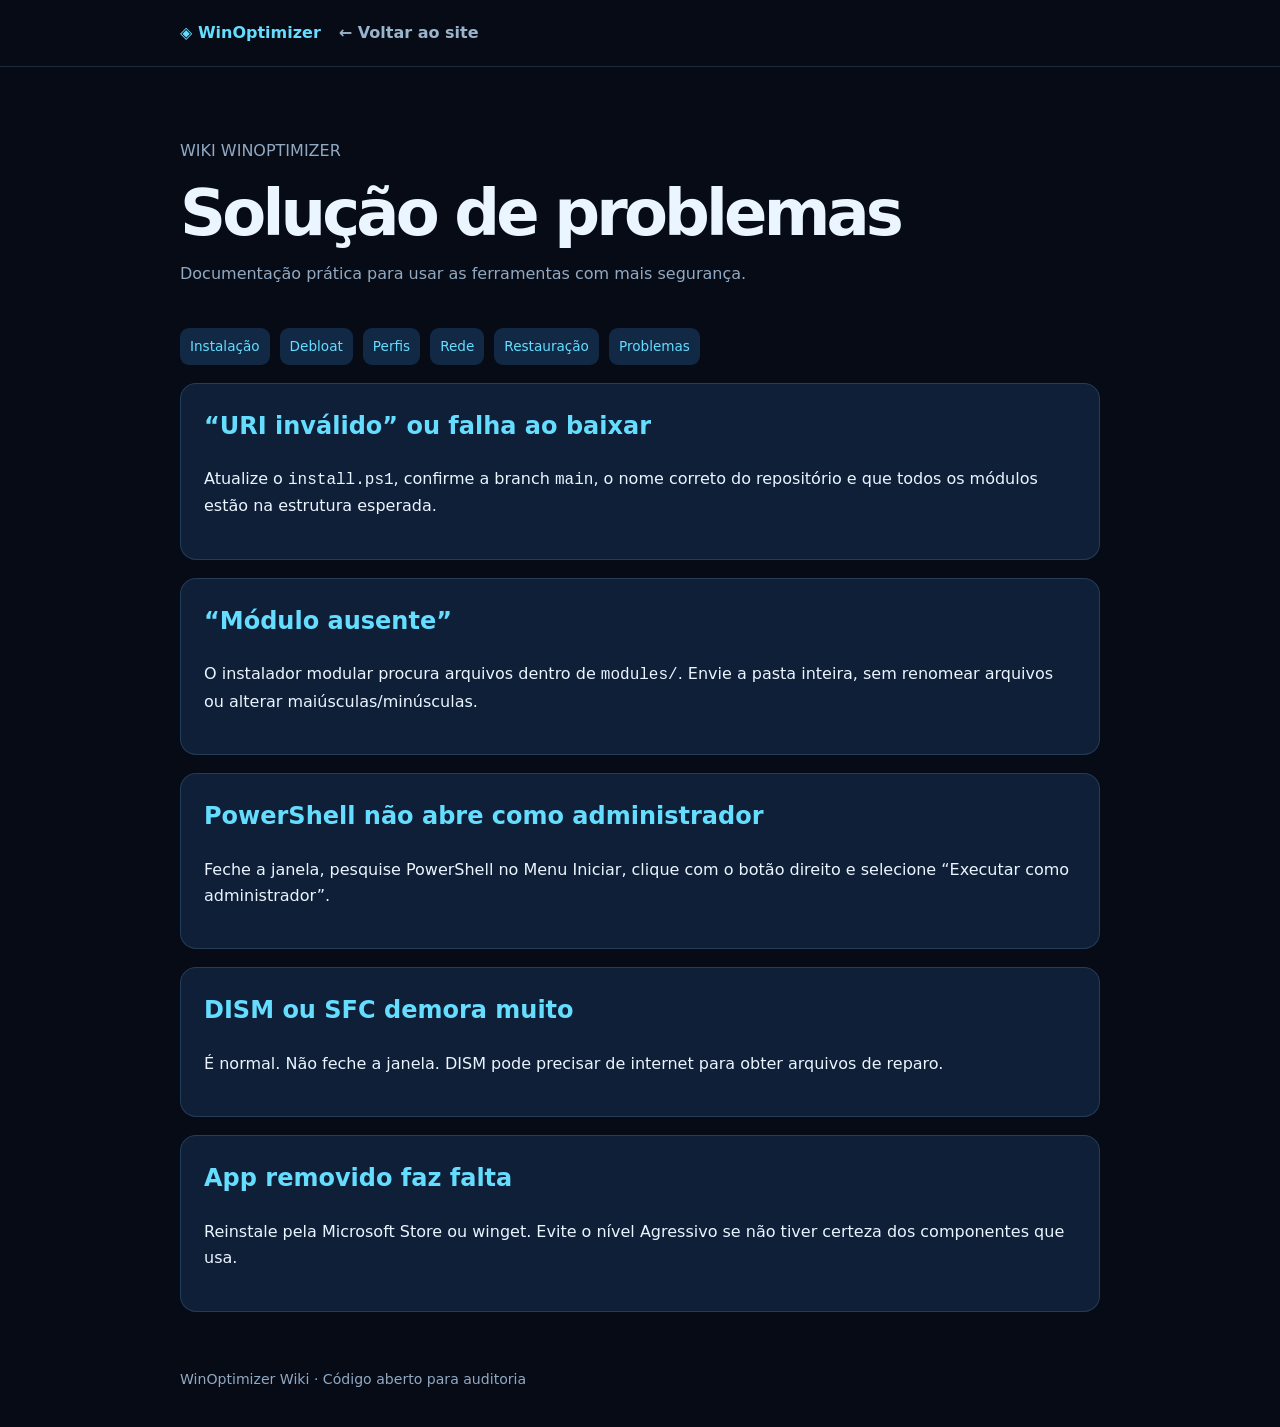
<file: wiki/solucao-de-problemas.html>
<!doctype html><html lang="pt-BR"><head><meta charset="utf-8"><meta name="viewport" content="width=device-width,initial-scale=1"><meta name="theme-color" content="#070b16"><title>Solução de problemas — Wiki WinOptimizer</title><link rel="stylesheet" href="style.css"></head><body><nav class="nav"><div class="wrap"><a href="../index.html">◈ WinOptimizer</a><a class="back" href="../index.html#wiki">← Voltar ao site</a></div></nav><main class="wrap"><section class="hero"><p class="muted">WIKI WINOPTIMIZER</p><h1>Solução de problemas</h1><p class="muted">Documentação prática para usar as ferramentas com mais segurança.</p></section><div class="toc"><a href="instalacao.html">Instalação</a><a href="debloat.html">Debloat</a><a href="perfis.html">Perfis</a><a href="rede.html">Rede</a><a href="restauracao.html">Restauração</a><a href="solucao-de-problemas.html">Problemas</a></div><div class="card"><h2>“URI inválido” ou falha ao baixar</h2><p>Atualize o <code>install.ps1</code>, confirme a branch <code>main</code>, o nome correto do repositório e que todos os módulos estão na estrutura esperada.</p></div><div class="card"><h2>“Módulo ausente”</h2><p>O instalador modular procura arquivos dentro de <code>modules/</code>. Envie a pasta inteira, sem renomear arquivos ou alterar maiúsculas/minúsculas.</p></div><div class="card"><h2>PowerShell não abre como administrador</h2><p>Feche a janela, pesquise PowerShell no Menu Iniciar, clique com o botão direito e selecione “Executar como administrador”.</p></div><div class="card"><h2>DISM ou SFC demora muito</h2><p>É normal. Não feche a janela. DISM pode precisar de internet para obter arquivos de reparo.</p></div><div class="card"><h2>App removido faz falta</h2><p>Reinstale pela Microsoft Store ou winget. Evite o nível Agressivo se não tiver certeza dos componentes que usa.</p></div></main><footer class="wrap footer">WinOptimizer Wiki · Código aberto para auditoria</footer></body></html>
</file>
<file: wiki/style.css>
body{font-family:Inter,system-ui,sans-serif;background:#070b16;color:#eaf5ff;line-height:1.65;margin:0}a{color:#65ddff}.wrap{width:min(920px,calc(100% - 32px));margin:auto}.nav{padding:20px 0;border-bottom:1px solid rgba(139,211,255,.16)}.nav a{text-decoration:none;font-weight:800}.back{color:#9ab4cb;margin-left:18px}.hero{padding:55px 0 25px}.hero h1{font-size:clamp(2.2rem,5vw,4rem);line-height:1;margin:0 0 14px;letter-spacing:-.06em}.hero p,.muted{color:#91a9c3}.card{background:#101f38;border:1px solid rgba(139,211,255,.16);border-radius:16px;padding:23px;margin:18px 0}.card h2{margin-top:0;color:#65ddff}.card h3{color:#c8f7ff}pre{overflow:auto;padding:15px;border-radius:10px;background:#030913;color:#c9f8ff;border:1px solid rgba(101,221,255,.12)}code{font-family:"Cascadia Code",Consolas,monospace}li{margin:7px 0}.notice{border-left:4px solid #ffcd70;background:rgba(126,80,13,.14);padding:14px 16px;border-radius:8px;color:#ffe2ad}.ok{border-left:4px solid #49e8aa;background:rgba(73,232,170,.1);padding:14px 16px;border-radius:8px;color:#ccffe8}.footer{padding:38px 0;color:#91a9c3;font-size:.88rem}.toc{display:flex;gap:10px;flex-wrap:wrap}.toc a{padding:7px 10px;border-radius:9px;background:#122945;text-decoration:none;font-size:.85rem}
</file>
